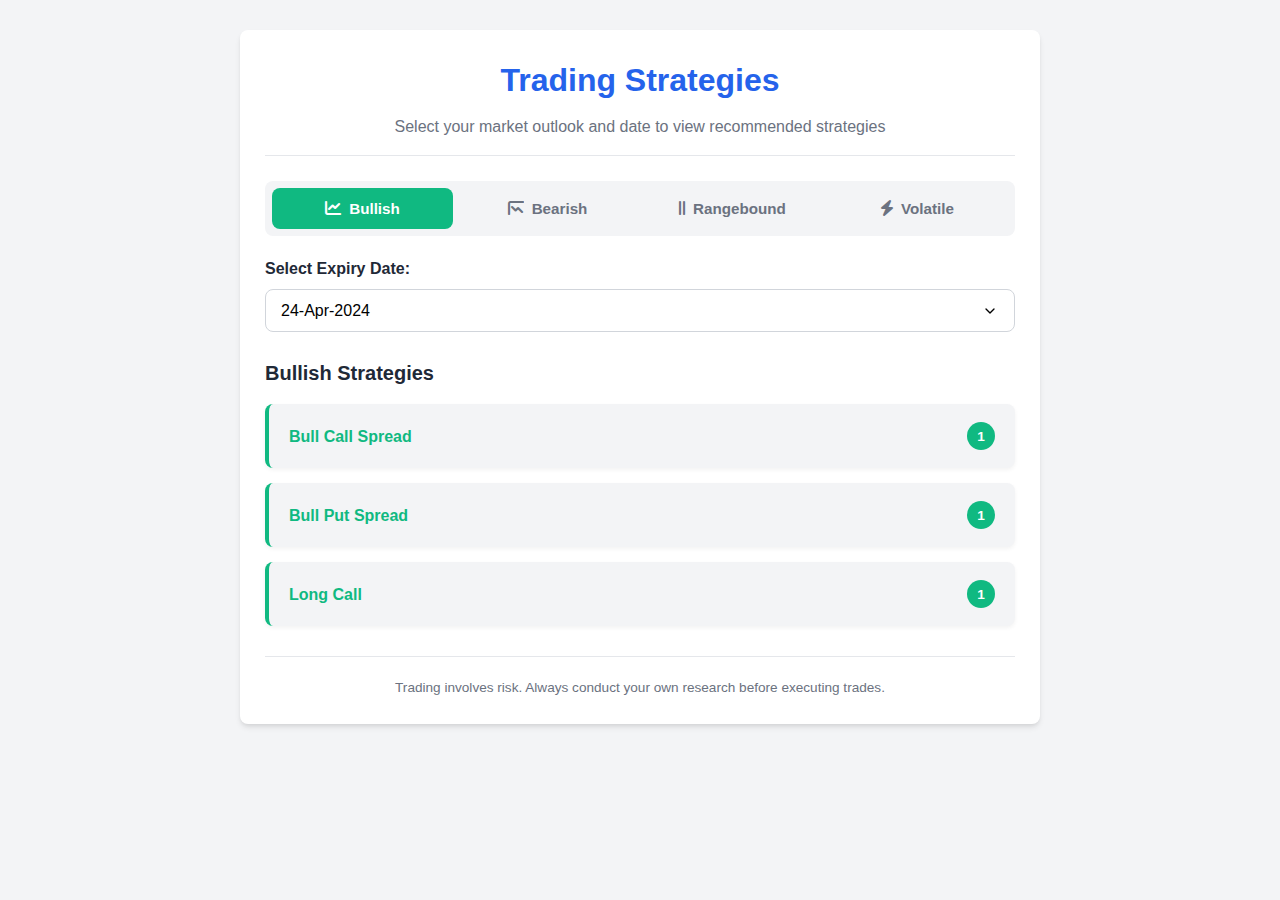
<file: index.html>
<!DOCTYPE html>
<html lang="en">
<head>
    <meta charset="UTF-8">
    <meta name="viewport" content="width=device-width, initial-scale=1.0">
    <title>Trading Strategies Dashboard</title>
    <link rel="stylesheet" href="style.css">
    <link rel="stylesheet" href="https://cdnjs.cloudflare.com/ajax/libs/font-awesome/6.0.0-beta3/css/all.min.css">
</head>
<body>
    <div class="container">
        <header>
            <h1>Trading Strategies</h1>
            <p class="subtitle">Select your market outlook and date to view recommended strategies</p>
        </header>

        <!-- Toggle Switch -->
        <div class="toggle-container">
            <button class="toggle-btn active" data-view="Bullish">
                <i class="fas fa-chart-line"></i> Bullish
            </button>
            <button class="toggle-btn" data-view="Bearish">
                <i class="fas fa-chart-line fa-flip-vertical"></i> Bearish
            </button>
            <button class="toggle-btn" data-view="RangeBound">
                <i class="fas fa-grip-lines-vertical"></i> Rangebound
            </button>
            <button class="toggle-btn" data-view="Volatile">
                <i class="fas fa-bolt"></i> Volatile
            </button>
        </div>

        <!-- Date Selection -->
        <div class="date-selection">
            <label for="dateDropdown">Select Expiry Date:</label>
            <select id="dateDropdown"></select>
        </div>

        <!-- Strategy Cards Container -->
        <div class="strategy-section">
            <h2 id="strategyTitle">Bullish Strategies</h2>
            <div id="strategyContainer"></div>
        </div>

        <footer>
            <p>Trading involves risk. Always conduct your own research before executing trades.</p>
        </footer>
    </div>

    <script src="script.js"></script>
</body>
</html>
</file>
<file: style.css>
/* Base Styles */
:root {
    --primary-color: #2563eb;
    --secondary-color: #1e40af;
    --light-bg: #f3f4f6;
    --card-bg: #ffffff;
    --text-color: #1f2937;
    --light-text: #6b7280;
    --success-color: #10b981;
    --danger-color: #ef4444;
    --neutral-color: #6b7280;
    --shadow: 0 4px 6px -1px rgba(0, 0, 0, 0.1), 0 2px 4px -1px rgba(0, 0, 0, 0.06);
    --border-radius: 8px;
}

* {
    box-sizing: border-box;
    margin: 0;
    padding: 0;
}

body {
    font-family: 'Segoe UI', Tahoma, Geneva, Verdana, sans-serif;
    background-color: var(--light-bg);
    color: var(--text-color);
    line-height: 1.6;
}

/* Container */
.container {
    max-width: 800px;
    margin: 30px auto;
    background: var(--card-bg);
    padding: 25px;
    border-radius: var(--border-radius);
    box-shadow: var(--shadow);
}

/* Header */
header {
    text-align: center;
    margin-bottom: 25px;
    padding-bottom: 15px;
    border-bottom: 1px solid #e5e7eb;
}

h1 {
    color: var(--primary-color);
    margin-bottom: 8px;
}

.subtitle {
    color: var(--light-text);
    font-size: 1rem;
}

/* Toggle Container */
.toggle-container {
    display: flex;
    justify-content: space-between;
    background: var(--light-bg);
    padding: 5px;
    border-radius: var(--border-radius);
    margin-bottom: 20px;
    flex-wrap: wrap;
}

.toggle-btn {
    flex: 1;
    min-width: 120px;
    padding: 12px 10px;
    border: none;
    cursor: pointer;
    background: transparent;
    font-size: 0.95rem;
    font-weight: 600;
    transition: all 0.3s ease;
    color: var(--light-text);
    display: flex;
    align-items: center;
    justify-content: center;
    gap: 8px;
    border-radius: var(--border-radius);
    margin: 2px;
}

.toggle-btn i {
    font-size: 1rem;
}

.toggle-btn:hover {
    background: rgba(37, 99, 235, 0.1);
}

.toggle-btn.active {
    background: var(--primary-color);
    color: white;
}

/* Date Selection */
.date-selection {
    margin: 20px 0;
}

.date-selection label {
    display: block;
    margin-bottom: 8px;
    font-weight: 600;
    color: var(--text-color);
}

select {
    width: 100%;
    padding: 12px 15px;
    font-size: 1rem;
    border-radius: var(--border-radius);
    border: 1px solid #d1d5db;
    background-color: var(--card-bg);
    cursor: pointer;
    appearance: none;
    background-image: url("data:image/svg+xml;charset=UTF-8,%3csvg xmlns='http://www.w3.org/2000/svg' viewBox='0 0 24 24' fill='none' stroke='currentColor' stroke-width='2' stroke-linecap='round' stroke-linejoin='round'%3e%3cpolyline points='6 9 12 15 18 9'%3e%3c/polyline%3e%3c/svg%3e");
    background-repeat: no-repeat;
    background-position: right 1rem center;
    background-size: 1em;
}

select:focus {
    outline: none;
    border-color: var(--primary-color);
    box-shadow: 0 0 0 3px rgba(37, 99, 235, 0.2);
}

/* Strategy Section */
.strategy-section {
    margin-top: 25px;
}

#strategyTitle {
    font-size: 1.25rem;
    margin-bottom: 15px;
    color: var(--text-color);
    font-weight: 600;
}

.strategy-card {
    background: var(--light-bg);
    padding: 18px 20px;
    margin-bottom: 15px;
    border-radius: var(--border-radius);
    box-shadow: 0 2px 4px rgba(0, 0, 0, 0.05);
    font-size: 1rem;
    text-align: left;
    display: flex;
    justify-content: space-between;
    align-items: center;
    transition: transform 0.2s ease, box-shadow 0.2s ease;
    border-left: 4px solid var(--primary-color);
}

.strategy-card:hover {
    transform: translateY(-2px);
    box-shadow: 0 4px 8px rgba(0, 0, 0, 0.1);
}

.strategy-card strong {
    font-weight: 600;
    color: var(--primary-color);
}

.strategy-card .count {
    background-color: var(--primary-color);
    color: white;
    border-radius: 50%;
    width: 28px;
    height: 28px;
    display: flex;
    align-items: center;
    justify-content: center;
    font-size: 0.85rem;
    font-weight: 600;
}

.empty-state {
    font-size: 1rem;
    font-weight: 500;
    margin: 50px 0;
    text-align: center;
    color: var(--light-text);
    background: var(--light-bg);
    padding: 25px;
    border-radius: var(--border-radius);
    display: flex;
    flex-direction: column;
    align-items: center;
    gap: 10px;
}

.empty-state i {
    font-size: 2.5rem;
    color: var(--light-text);
    opacity: 0.5;
}

/* Footer */
footer {
    margin-top: 30px;
    text-align: center;
    color: var(--light-text);
    font-size: 0.85rem;
    padding-top: 20px;
    border-top: 1px solid #e5e7eb;
}

/* Responsive Design */
@media screen and (max-width: 640px) {
    .container {
        margin: 15px;
        padding: 20px;
    }

    .toggle-container {
        flex-wrap: wrap;
    }

    .toggle-btn {
        min-width: calc(50% - 4px);
        margin-bottom: 4px;
    }
}

/* View-specific colors */
[data-view="Bullish"].active {
    background-color: #10b981 !important; /* Green for bullish */
}

[data-view="Bearish"].active {
    background-color: #ef4444 !important; /* Red for bearish */
}

[data-view="RangeBound"].active {
    background-color: #f59e0b !important; /* Amber for range bound */
}

[data-view="Volatile"].active {
    background-color: #8b5cf6 !important; /* Purple for volatile */
}

/* Strategy card colors based on view */
.strategy-card.Bullish {
    border-left-color: #10b981;
}

.strategy-card.Bullish strong {
    color: #10b981;
}

.strategy-card.Bullish .count {
    background-color: #10b981;
}

.strategy-card.Bearish {
    border-left-color: #ef4444;
}

.strategy-card.Bearish strong {
    color: #ef4444;
}

.strategy-card.Bearish .count {
    background-color: #ef4444;
}

.strategy-card.RangeBound {
    border-left-color: #f59e0b;
}

.strategy-card.RangeBound strong {
    color: #f59e0b;
}

.strategy-card.RangeBound .count {
    background-color: #f59e0b;
}

.strategy-card.Volatile {
    border-left-color: #8b5cf6;
}

.strategy-card.Volatile strong {
    color: #8b5cf6;
}

.strategy-card.Volatile .count {
    background-color: #8b5cf6;
}
</file>
